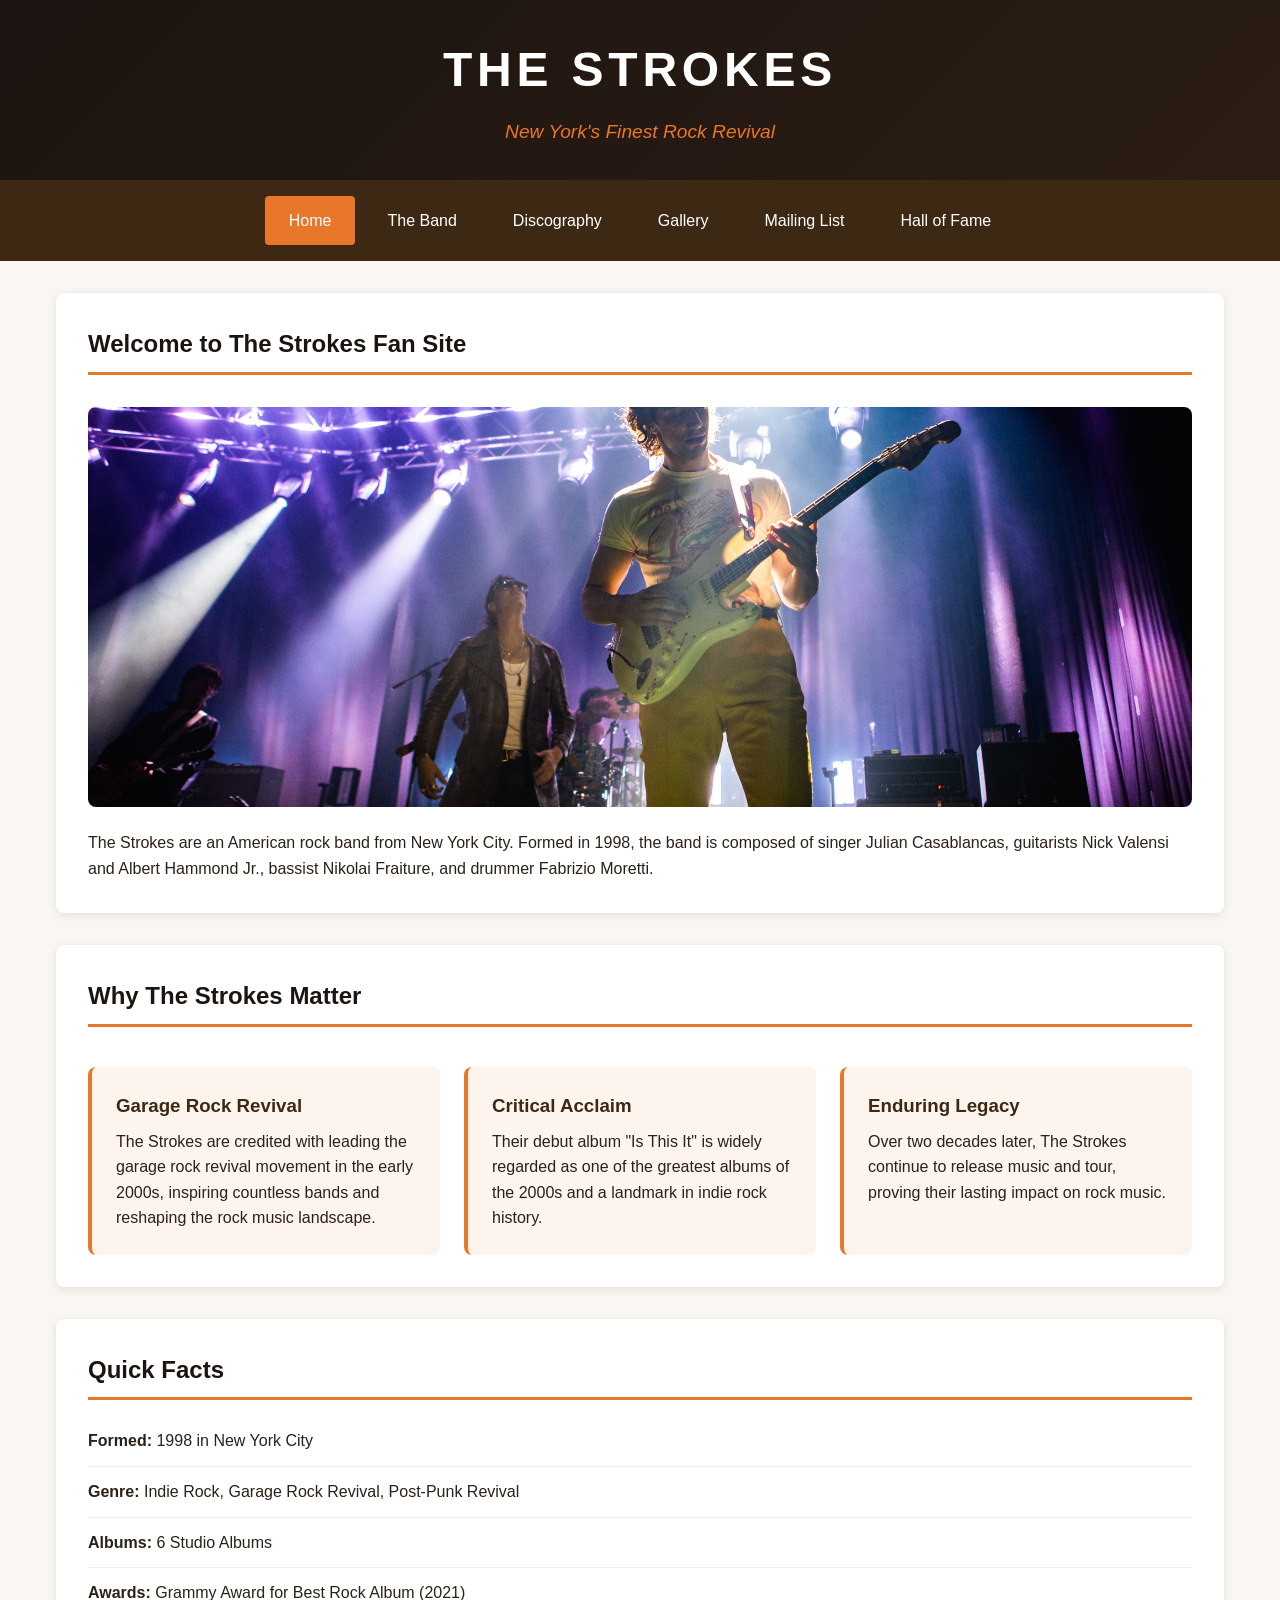
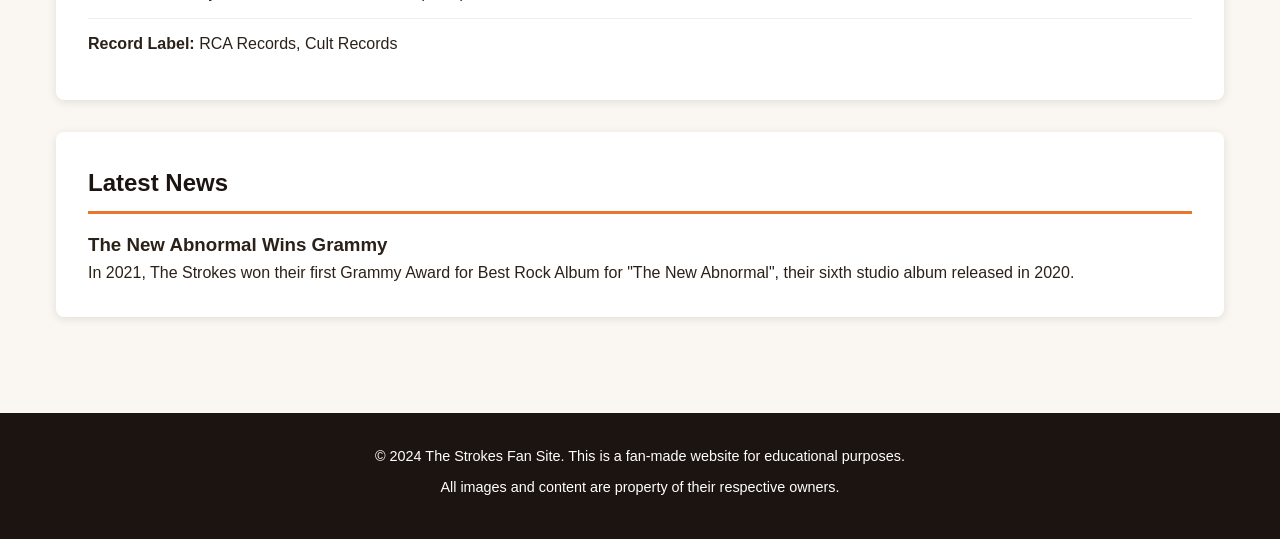
<file: index.html>
<!DOCTYPE html>
<html lang="en">
<head>
    <meta charset="UTF-8">
    <meta name="viewport" content="width=device-width, initial-scale=1.0">
    <title>The Strokes - Official Fan Site</title>
    <link rel="stylesheet" href="styles.css">
</head>
<body>
    <header>
        <h1>The Strokes</h1>
        <p class="tagline">New York's Finest Rock Revival</p>
    </header>

    <nav>
        <ul>
            <li><a href="index.html" class="active">Home</a></li>
            <li><a href="band.html">The Band</a></li>
            <li><a href="discography.html">Discography</a></li>
            <li><a href="gallery.html">Gallery</a></li>
            <li><a href="mailing-list.html">Mailing List</a></li>
            <li><a href="hall-of-fame.html">Hall of Fame</a></li>
        </ul>
    </nav>

    <main>
        <section id="hero">
            <h2>Welcome to The Strokes Fan Site</h2>
            <article>
                <img src="strokes-live.jpg" alt="The Strokes performing live on stage" class="hero-image">
                <p>The Strokes are an American rock band from New York City. Formed in 1998, the band is composed of singer Julian Casablancas, guitarists Nick Valensi and Albert Hammond Jr., bassist Nikolai Fraiture, and drummer Fabrizio Moretti.</p>
            </article>
        </section>

        <section id="highlights">
            <h2>Why The Strokes Matter</h2>
            <article class="highlight-card">
                <h3>Garage Rock Revival</h3>
                <p>The Strokes are credited with leading the garage rock revival movement in the early 2000s, inspiring countless bands and reshaping the rock music landscape.</p>
            </article>
            <article class="highlight-card">
                <h3>Critical Acclaim</h3>
                <p>Their debut album "Is This It" is widely regarded as one of the greatest albums of the 2000s and a landmark in indie rock history.</p>
            </article>
            <article class="highlight-card">
                <h3>Enduring Legacy</h3>
                <p>Over two decades later, The Strokes continue to release music and tour, proving their lasting impact on rock music.</p>
            </article>
        </section>

        <section id="quick-facts">
            <h2>Quick Facts</h2>
            <ul>
                <li><strong>Formed:</strong> 1998 in New York City</li>
                <li><strong>Genre:</strong> Indie Rock, Garage Rock Revival, Post-Punk Revival</li>
                <li><strong>Albums:</strong> 6 Studio Albums</li>
                <li><strong>Awards:</strong> Grammy Award for Best Rock Album (2021)</li>
                <li><strong>Record Label:</strong> RCA Records, Cult Records</li>
            </ul>
        </section>

        <section id="latest-news">
            <h2>Latest News</h2>
            <article>
                <h3>The New Abnormal Wins Grammy</h3>
                <p>In 2021, The Strokes won their first Grammy Award for Best Rock Album for "The New Abnormal", their sixth studio album released in 2020.</p>
            </article>
        </section>
    </main>

    <footer>
        <p>&copy; 2024 The Strokes Fan Site. This is a fan-made website for educational purposes.</p>
        <p>All images and content are property of their respective owners.</p>
    </footer>

    <script src="script.js"></script>
</body>
</html>
</file>
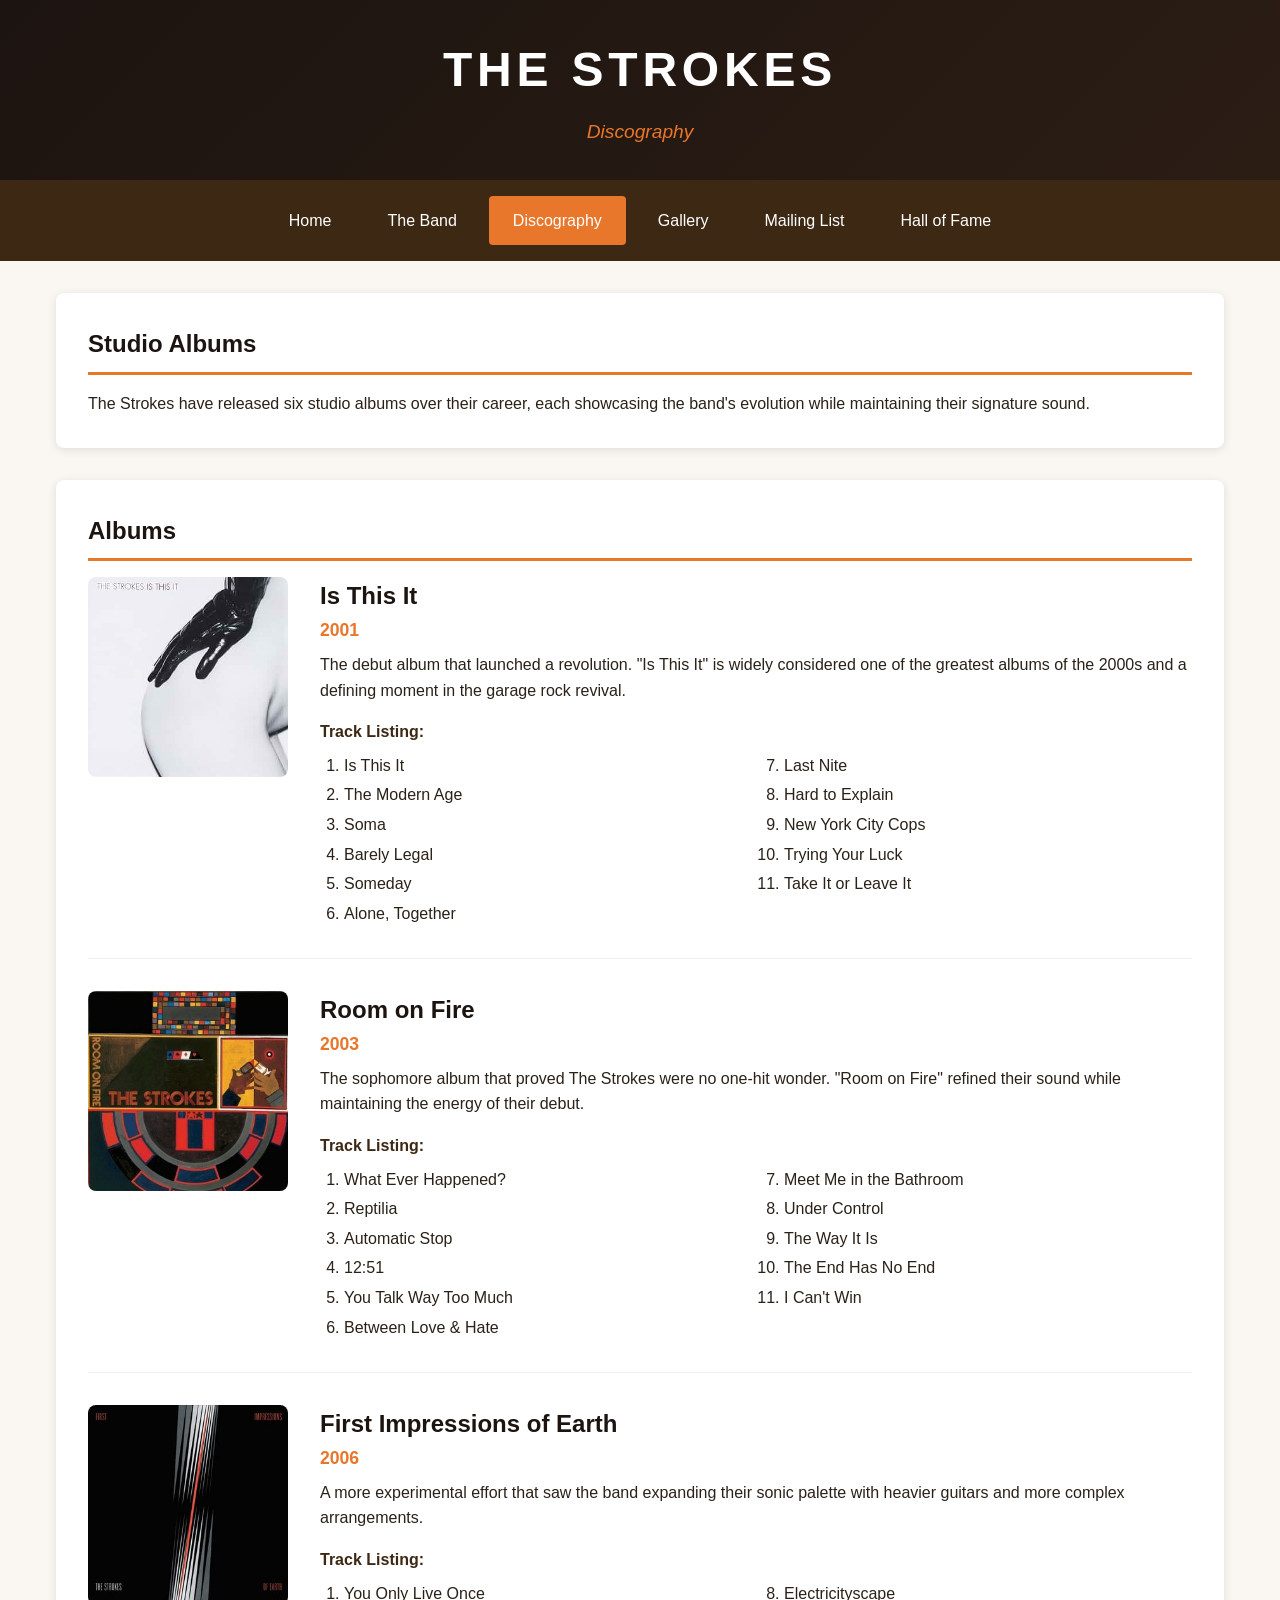
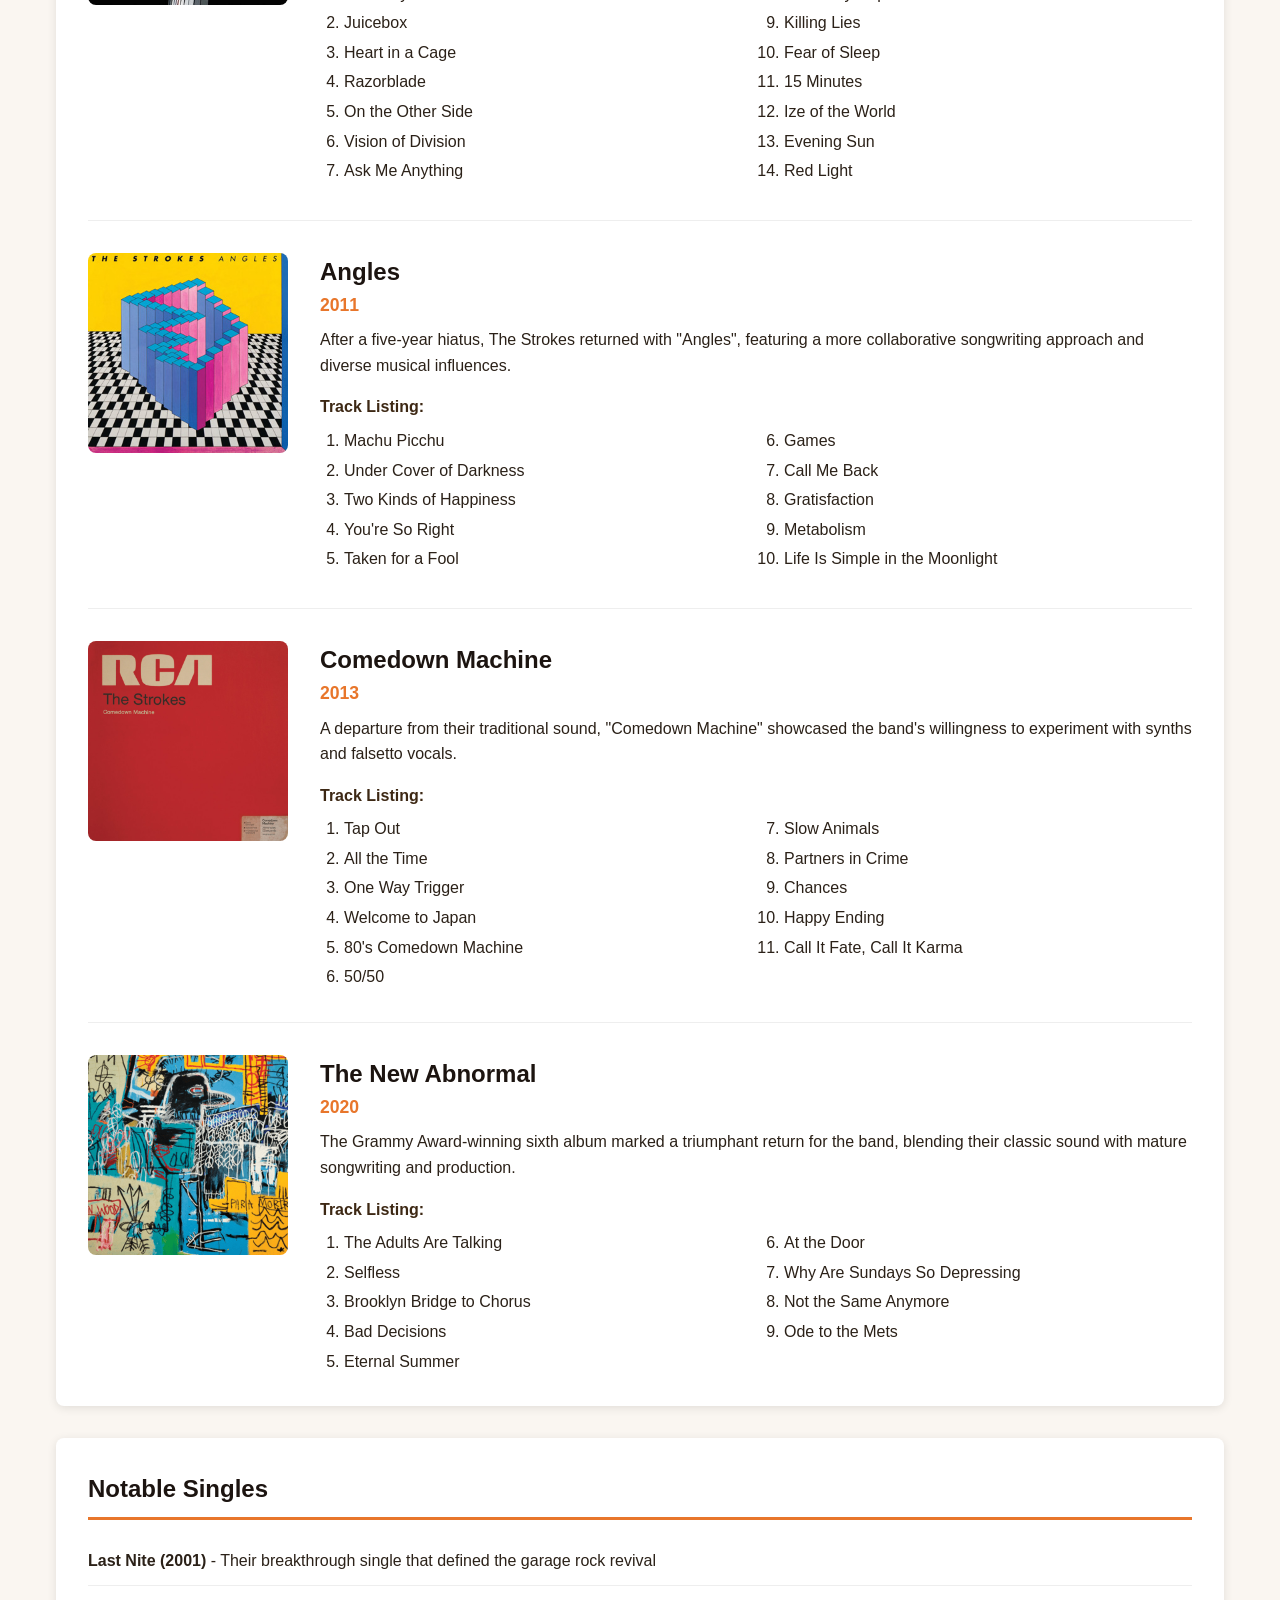
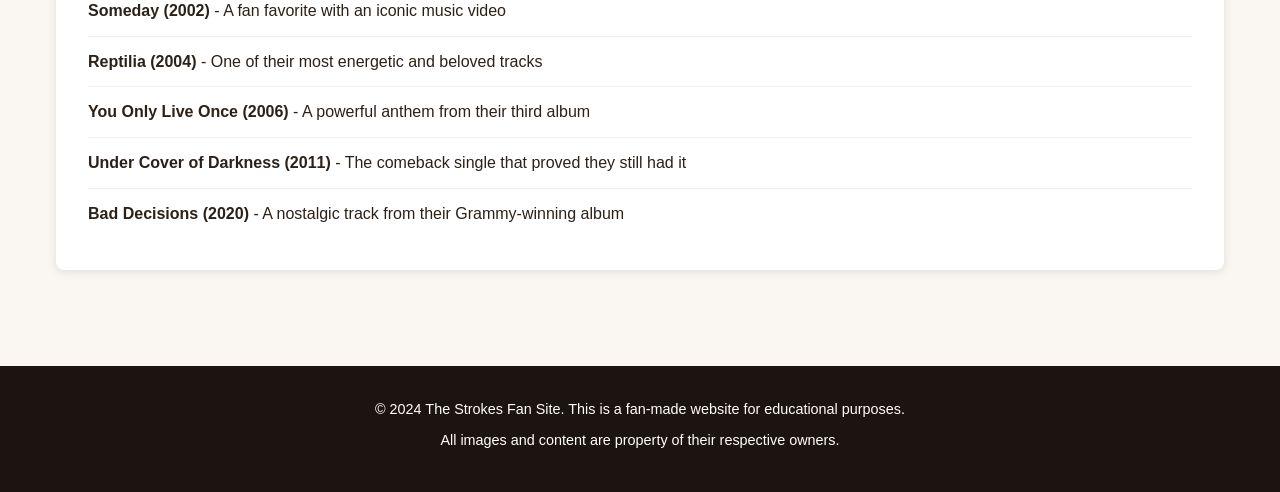
<file: discography.html>
<!DOCTYPE html>
<html lang="en">
<head>
    <meta charset="UTF-8">
    <meta name="viewport" content="width=device-width, initial-scale=1.0">
    <title>Discography - The Strokes</title>
    <link rel="stylesheet" href="styles.css">
</head>
<body>
    <header>
        <h1>The Strokes</h1>
        <p class="tagline">Discography</p>
    </header>

    <nav>
        <ul>
            <li><a href="index.html">Home</a></li>
            <li><a href="band.html">The Band</a></li>
            <li><a href="discography.html" class="active">Discography</a></li>
            <li><a href="gallery.html">Gallery</a></li>
            <li><a href="mailing-list.html">Mailing List</a></li>
            <li><a href="hall-of-fame.html">Hall of Fame</a></li>
        </ul>
    </nav>

    <main>
        <section id="albums-intro">
            <h2>Studio Albums</h2>
            <p>The Strokes have released six studio albums over their career, each showcasing the band's evolution while maintaining their signature sound.</p>
        </section>

        <section id="albums">
            <h2>Albums</h2>
            <article class="album-card">
                <img src="is-this-it.jpg" alt="Is This It album cover">
                <div class="album-info">
                    <h3>Is This It</h3>
                    <p class="year">2001</p>
                    <p>The debut album that launched a revolution. "Is This It" is widely considered one of the greatest albums of the 2000s and a defining moment in the garage rock revival.</p>
                    <h4>Track Listing:</h4>
                    <ol>
                        <li>Is This It</li>
                        <li>The Modern Age</li>
                        <li>Soma</li>
                        <li>Barely Legal</li>
                        <li>Someday</li>
                        <li>Alone, Together</li>
                        <li>Last Nite</li>
                        <li>Hard to Explain</li>
                        <li>New York City Cops</li>
                        <li>Trying Your Luck</li>
                        <li>Take It or Leave It</li>
                    </ol>
                </div>
            </article>

            <article class="album-card">
                <img src="room-on-fire.jpg" alt="Room on Fire album cover">
                <div class="album-info">
                    <h3>Room on Fire</h3>
                    <p class="year">2003</p>
                    <p>The sophomore album that proved The Strokes were no one-hit wonder. "Room on Fire" refined their sound while maintaining the energy of their debut.</p>
                    <h4>Track Listing:</h4>
                    <ol>
                        <li>What Ever Happened?</li>
                        <li>Reptilia</li>
                        <li>Automatic Stop</li>
                        <li>12:51</li>
                        <li>You Talk Way Too Much</li>
                        <li>Between Love & Hate</li>
                        <li>Meet Me in the Bathroom</li>
                        <li>Under Control</li>
                        <li>The Way It Is</li>
                        <li>The End Has No End</li>
                        <li>I Can't Win</li>
                    </ol>
                </div>
            </article>

            <article class="album-card">
                <img src="first-impressions.jpg" alt="First Impressions of Earth album cover">
                <div class="album-info">
                    <h3>First Impressions of Earth</h3>
                    <p class="year">2006</p>
                    <p>A more experimental effort that saw the band expanding their sonic palette with heavier guitars and more complex arrangements.</p>
                    <h4>Track Listing:</h4>
                    <ol>
                        <li>You Only Live Once</li>
                        <li>Juicebox</li>
                        <li>Heart in a Cage</li>
                        <li>Razorblade</li>
                        <li>On the Other Side</li>
                        <li>Vision of Division</li>
                        <li>Ask Me Anything</li>
                        <li>Electricityscape</li>
                        <li>Killing Lies</li>
                        <li>Fear of Sleep</li>
                        <li>15 Minutes</li>
                        <li>Ize of the World</li>
                        <li>Evening Sun</li>
                        <li>Red Light</li>
                    </ol>
                </div>
            </article>

            <article class="album-card">
                <img src="angles.jpg" alt="Angles album cover">
                <div class="album-info">
                    <h3>Angles</h3>
                    <p class="year">2011</p>
                    <p>After a five-year hiatus, The Strokes returned with "Angles", featuring a more collaborative songwriting approach and diverse musical influences.</p>
                    <h4>Track Listing:</h4>
                    <ol>
                        <li>Machu Picchu</li>
                        <li>Under Cover of Darkness</li>
                        <li>Two Kinds of Happiness</li>
                        <li>You're So Right</li>
                        <li>Taken for a Fool</li>
                        <li>Games</li>
                        <li>Call Me Back</li>
                        <li>Gratisfaction</li>
                        <li>Metabolism</li>
                        <li>Life Is Simple in the Moonlight</li>
                    </ol>
                </div>
            </article>

            <article class="album-card">
                <img src="comedown-machine.jpeg" alt="Comedown Machine album cover">
                <div class="album-info">
                    <h3>Comedown Machine</h3>
                    <p class="year">2013</p>
                    <p>A departure from their traditional sound, "Comedown Machine" showcased the band's willingness to experiment with synths and falsetto vocals.</p>
                    <h4>Track Listing:</h4>
                    <ol>
                        <li>Tap Out</li>
                        <li>All the Time</li>
                        <li>One Way Trigger</li>
                        <li>Welcome to Japan</li>
                        <li>80's Comedown Machine</li>
                        <li>50/50</li>
                        <li>Slow Animals</li>
                        <li>Partners in Crime</li>
                        <li>Chances</li>
                        <li>Happy Ending</li>
                        <li>Call It Fate, Call It Karma</li>
                    </ol>
                </div>
            </article>

            <article class="album-card">
                <img src="the-new-abnormal.png" alt="The New Abnormal album cover">
                <div class="album-info">
                    <h3>The New Abnormal</h3>
                    <p class="year">2020</p>
                    <p>The Grammy Award-winning sixth album marked a triumphant return for the band, blending their classic sound with mature songwriting and production.</p>
                    <h4>Track Listing:</h4>
                    <ol>
                        <li>The Adults Are Talking</li>
                        <li>Selfless</li>
                        <li>Brooklyn Bridge to Chorus</li>
                        <li>Bad Decisions</li>
                        <li>Eternal Summer</li>
                        <li>At the Door</li>
                        <li>Why Are Sundays So Depressing</li>
                        <li>Not the Same Anymore</li>
                        <li>Ode to the Mets</li>
                    </ol>
                </div>
            </article>
        </section>

        <section id="notable-singles">
            <h2>Notable Singles</h2>
            <ul class="singles-list">
                <li><strong>Last Nite (2001)</strong> - Their breakthrough single that defined the garage rock revival</li>
                <li><strong>Someday (2002)</strong> - A fan favorite with an iconic music video</li>
                <li><strong>Reptilia (2004)</strong> - One of their most energetic and beloved tracks</li>
                <li><strong>You Only Live Once (2006)</strong> - A powerful anthem from their third album</li>
                <li><strong>Under Cover of Darkness (2011)</strong> - The comeback single that proved they still had it</li>
                <li><strong>Bad Decisions (2020)</strong> - A nostalgic track from their Grammy-winning album</li>
            </ul>
        </section>
    </main>

    <footer>
        <p>&copy; 2024 The Strokes Fan Site. This is a fan-made website for educational purposes.</p>
        <p>All images and content are property of their respective owners.</p>
    </footer>

    <script src="script.js"></script>
</body>
</html>
</file>
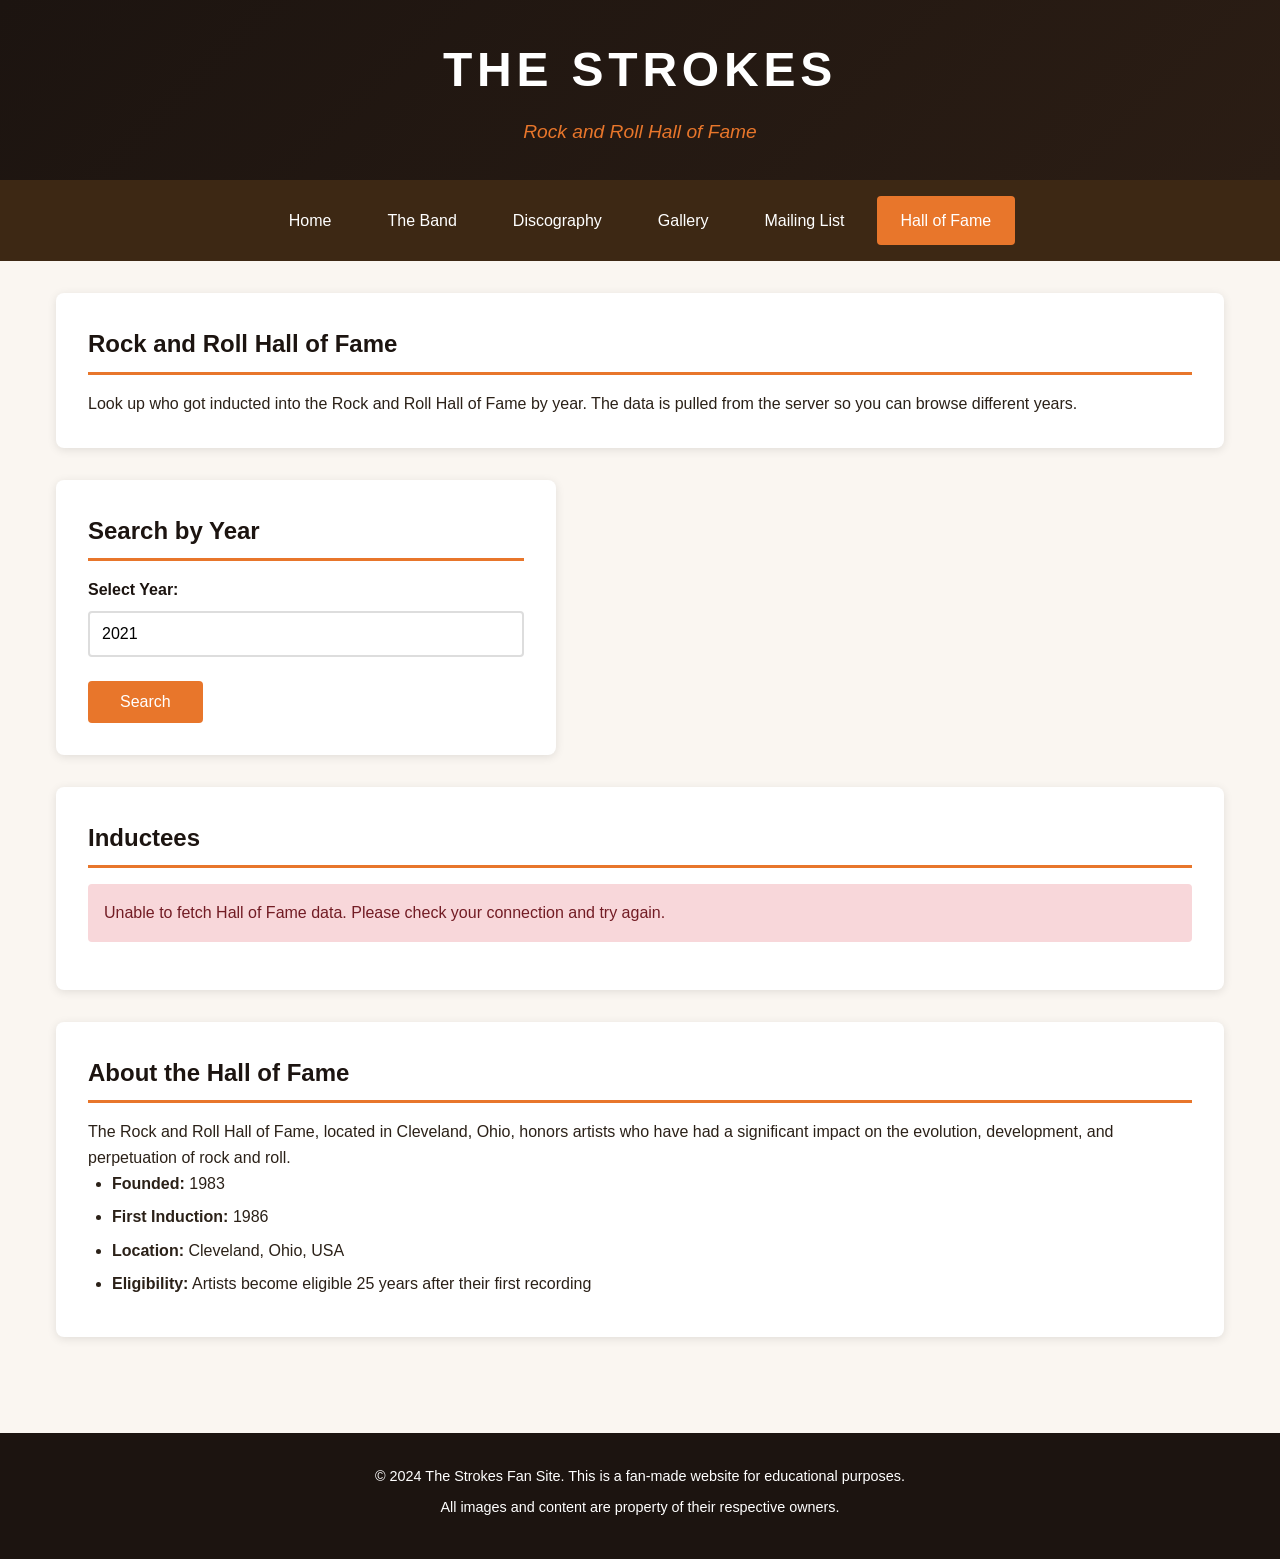
<file: hall-of-fame.html>
<!DOCTYPE html>
<html lang="en">
<head>
    <meta charset="UTF-8">
    <meta name="viewport" content="width=device-width, initial-scale=1.0">
    <title>Hall of Fame - The Strokes</title>
    <link rel="stylesheet" href="styles.css">
</head>
<body>
    <header>
        <h1>The Strokes</h1>
        <p class="tagline">Rock and Roll Hall of Fame</p>
    </header>

    <nav>
        <ul>
            <li><a href="index.html">Home</a></li>
            <li><a href="band.html">The Band</a></li>
            <li><a href="discography.html">Discography</a></li>
            <li><a href="gallery.html">Gallery</a></li>
            <li><a href="mailing-list.html">Mailing List</a></li>
            <li><a href="hall-of-fame.html" class="active">Hall of Fame</a></li>
        </ul>
    </nav>

    <main>
        <section id="hof-intro">
            <h2>Rock and Roll Hall of Fame</h2>
            <p>Look up who got inducted into the Rock and Roll Hall of Fame by year. The data is pulled from the server so you can browse different years.</p>
        </section>

        <section id="hof-search">
            <h2>Search by Year</h2>
            <form id="hofForm">
                <div class="form-group">
                    <label for="year">Select Year:</label>
                    <input type="number" id="year" name="year" min="1986" max="2024" value="2021" placeholder="Enter year (1986-2024)">
                    <span class="error-message" id="yearError"></span>
                </div>
                <button type="submit" id="hofSubmitBtn">Search</button>
            </form>
        </section>

        <section id="hof-results">
            <h2>Inductees</h2>
            <div id="hofLoading" class="loading">Loading Hall of Fame data...</div>
            <div id="hofError" class="error-display"></div>
            <div id="hofData" class="hof-grid"></div>
        </section>

        <section id="hof-info">
            <h2>About the Hall of Fame</h2>
            <p>The Rock and Roll Hall of Fame, located in Cleveland, Ohio, honors artists who have had a significant impact on the evolution, development, and perpetuation of rock and roll.</p>
            <ul>
                <li><strong>Founded:</strong> 1983</li>
                <li><strong>First Induction:</strong> 1986</li>
                <li><strong>Location:</strong> Cleveland, Ohio, USA</li>
                <li><strong>Eligibility:</strong> Artists become eligible 25 years after their first recording</li>
            </ul>
        </section>
    </main>

    <footer>
        <p>&copy; 2024 The Strokes Fan Site. This is a fan-made website for educational purposes.</p>
        <p>All images and content are property of their respective owners.</p>
    </footer>

    <script src="script.js"></script>
</body>
</html>
</file>
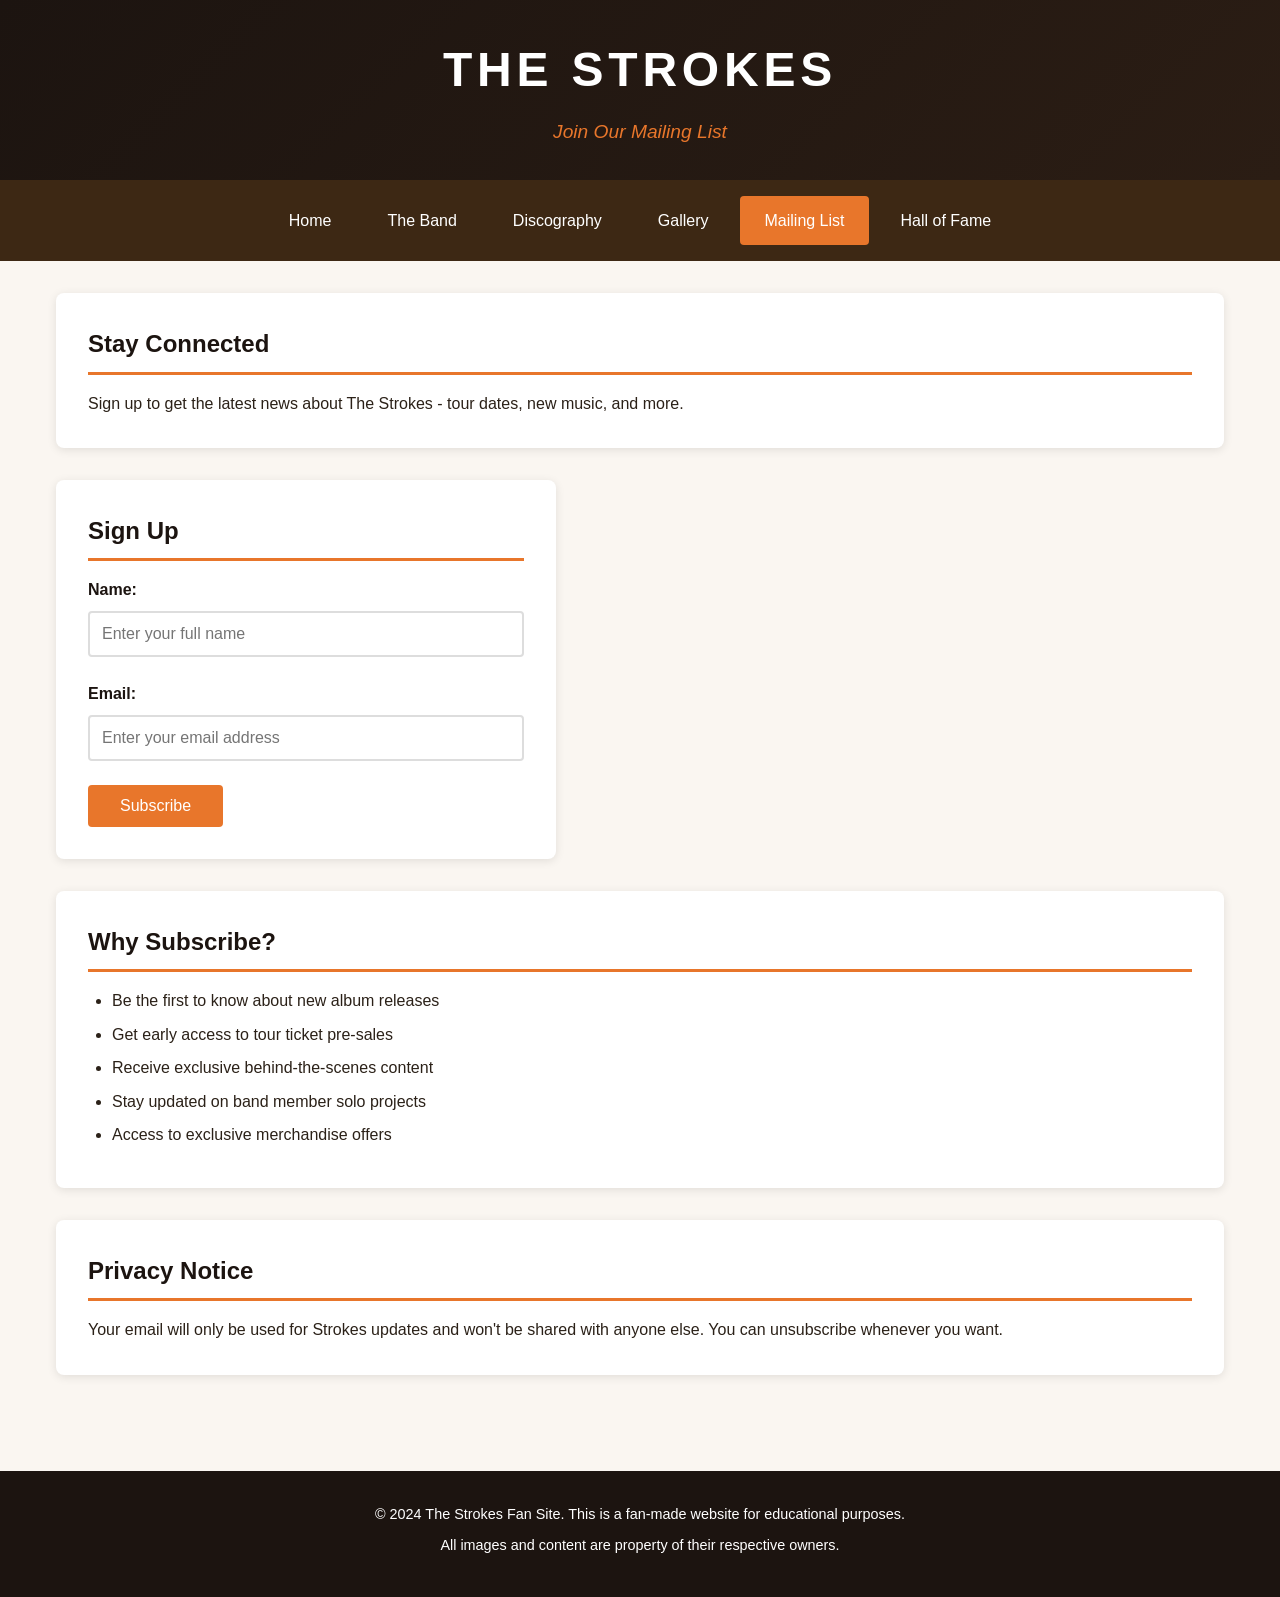
<file: mailing-list.html>
<!DOCTYPE html>
<html lang="en">
<head>
    <meta charset="UTF-8">
    <meta name="viewport" content="width=device-width, initial-scale=1.0">
    <title>Mailing List - The Strokes</title>
    <link rel="stylesheet" href="styles.css">
</head>
<body>
    <header>
        <h1>The Strokes</h1>
        <p class="tagline">Join Our Mailing List</p>
    </header>

    <nav>
        <ul>
            <li><a href="index.html">Home</a></li>
            <li><a href="band.html">The Band</a></li>
            <li><a href="discography.html">Discography</a></li>
            <li><a href="gallery.html">Gallery</a></li>
            <li><a href="mailing-list.html" class="active">Mailing List</a></li>
            <li><a href="hall-of-fame.html">Hall of Fame</a></li>
        </ul>
    </nav>

    <main>
        <section id="mailing-intro">
            <h2>Stay Connected</h2>
            <p>Sign up to get the latest news about The Strokes - tour dates, new music, and more.</p>
        </section>

        <section id="signup-form">
            <h2>Sign Up</h2>
            <form id="mailingListForm" novalidate>
                <div class="form-group">
                    <label for="name">Name:</label>
                    <input type="text" id="name" name="name" placeholder="Enter your full name" required>
                    <span class="error-message" id="nameError"></span>
                </div>

                <div class="form-group">
                    <label for="email">Email:</label>
                    <input type="email" id="email" name="email" placeholder="Enter your email address" required>
                    <span class="error-message" id="emailError"></span>
                </div>

                <button type="submit" id="submitBtn">Subscribe</button>
            </form>

            <div id="formMessage" class="form-message"></div>
        </section>

        <section id="benefits">
            <h2>Why Subscribe?</h2>
            <ul>
                <li>Be the first to know about new album releases</li>
                <li>Get early access to tour ticket pre-sales</li>
                <li>Receive exclusive behind-the-scenes content</li>
                <li>Stay updated on band member solo projects</li>
                <li>Access to exclusive merchandise offers</li>
            </ul>
        </section>

        <section id="privacy">
            <h2>Privacy Notice</h2>
            <p>Your email will only be used for Strokes updates and won't be shared with anyone else. You can unsubscribe whenever you want.</p>
        </section>
    </main>

    <footer>
        <p>&copy; 2024 The Strokes Fan Site. This is a fan-made website for educational purposes.</p>
        <p>All images and content are property of their respective owners.</p>
    </footer>

    <script src="script.js"></script>
</body>
</html>
</file>
<file: styles.css>
* {
    margin: 0;
    padding: 0;
    box-sizing: border-box;
}

body {
    font-family: 'Segoe UI', Tahoma, Geneva, Verdana, sans-serif;
    line-height: 1.6;
    color: #2b2118;
    background-color: #faf6f1;
}

header {
    background: linear-gradient(135deg, #1c1410 0%, #2b1d14 100%);
    color: #fff;
    text-align: center;
    padding: 2rem 1rem;
}

header h1 {
    font-size: 3rem;
    letter-spacing: 0.3rem;
    text-transform: uppercase;
    margin-bottom: 0.5rem;
}

header .tagline {
    font-size: 1.2rem;
    color: #e8762b;
    font-style: italic;
}

nav {
    background-color: #3d2814;
    padding: 1rem;
    position: sticky;
    top: 0;
    z-index: 1000;
}

nav ul {
    list-style: none;
    display: flex;
    justify-content: center;
    flex-wrap: wrap;
    gap: 0.5rem;
}
nav ul li a {
    color: #fff;
    text-decoration: none;
    padding: 0.75rem 1.5rem;
    display: block;
    transition: background-color 0.3s ease, color 0.3s ease;
    border-radius: 4px;
}

nav ul li a:hover,
nav ul li a.active {
    background-color: #e8762b;
    color: #fff;
}
main {
    max-width: 1200px;
    margin: 0 auto;
    padding: 2rem 1rem;
}

section {
    background: #fff;
    margin-bottom: 2rem;
    padding: 2rem;
    border-radius: 8px;
    box-shadow: 0 2px 10px rgba(0, 0, 0, 0.1);
}
section h2 {
    color: #1c1410;
    margin-bottom: 1rem;
    padding-bottom: 0.5rem;
    border-bottom: 3px solid #e8762b;
}

#hero .hero-image {
    width: 100%;
    max-height: 400px;
    object-fit: cover;
    border-radius: 8px;
    margin: 1rem 0;
}

#highlights {
    display: grid;
    grid-template-columns: repeat(auto-fit, minmax(280px, 1fr));
    gap: 1.5rem;
}

#highlights h2 {
    grid-column: 1 / -1;
}

.highlight-card {
    background: #fdf5ed;
    padding: 1.5rem;
    border-radius: 8px;
    border-left: 4px solid #e8762b;
}





.highlight-card h3 {
    color: #3d2814;
    margin-bottom: 0.5rem;
}

#quick-facts ul {
    list-style: none;
}


#quick-facts ul li {
    padding: 0.75rem 0;
    border-bottom: 1px solid #eee;
}
#quick-facts ul li:last-child {
    border-bottom: none;
}

#members {
    display: grid;
    grid-template-columns: repeat(auto-fit, minmax(300px, 1fr));
    gap: 2rem;
}

#members h2 {
    grid-column: 1 / -1;
}

.member-card {
    background: #fdf5ed;
    padding: 1.5rem;
    border-radius: 8px;
    text-align: center;
}

.member-card img {
    width: 200px;
    height: 200px;
    object-fit: cover;
    border-radius: 50%;
    margin-bottom: 1rem;
    border: 4px solid #e8762b;
}

.member-card h3 {
    color: #1c1410;
    margin-bottom: 0.25rem;
}

.member-card .role {
    color: #e8762b;
    font-weight: bold;
    margin-bottom: 1rem;
}

.member-card ul {
    text-align: left;
    margin-top: 1rem;
    padding-left: 1.5rem;
}

.member-card ul li {
    margin-bottom: 0.5rem;
}
.album-card {
    display: flex;
    gap: 2rem;
    margin-bottom: 2rem;
    padding-bottom: 2rem;
    border-bottom: 1px solid #eee;
}

.album-card:last-child {
    border-bottom: none;
    margin-bottom: 0;
    padding-bottom: 0;
}

.album-card img {
    width: 200px;
    height: 200px;
    object-fit: cover;
    border-radius: 8px;
    flex-shrink: 0;
}

.album-info h3 {
    color: #1c1410;
    font-size: 1.5rem;
}

.album-info .year {
    color: #e8762b;
    font-weight: bold;
    font-size: 1.1rem;
    margin-bottom: 0.5rem;
}

.album-info h4 {
    margin-top: 1rem;
    margin-bottom: 0.5rem;
    color: #3d2814;
}

.album-info ol {
    padding-left: 1.5rem;
    columns: 2;
    column-gap: 2rem;
}

.album-info ol li {
    margin-bottom: 0.25rem;
}
.singles-list {
    list-style: none;
}

.singles-list li {
    padding: 0.75rem 0;
    border-bottom: 1px solid #eee;
}

.singles-list li:last-child {
    border-bottom: none;
}




#gallery-grid {
    display: grid;
    grid-template-columns: repeat(auto-fit, minmax(280px, 1fr));
    gap: 1.5rem;
}

#gallery-grid h2 {
    grid-column: 1 / -1;
}

.gallery-item {
    background: #fdf5ed;
    border-radius: 8px;
    overflow: hidden;
}

.gallery-item img {
    width: 100%;
    height: 250px;
    object-fit: cover;
    transition: transform 0.3s ease;
}

.gallery-item:hover img {
    transform: scale(1.05);
}

.gallery-item p {
    padding: 1rem;
    text-align: center;
    font-weight: 500;
}
#signup-form,
#hof-search {
    max-width: 500px;
}

.form-group {
    margin-bottom: 1.5rem;
}

.form-group label {
    display: block;
    margin-bottom: 0.5rem;
    font-weight: bold;
    color: #1c1410;
}

.form-group input {
    width: 100%;
    padding: 0.75rem;
    border: 2px solid #ddd;
    border-radius: 4px;
    font-size: 1rem;
    transition: border-color 0.3s ease;
}

.form-group input:focus {
    outline: none;
    border-color: #e8762b;
}

.form-group input.error {
    border-color: #dc3545;
}

.error-message {
    color: #dc3545;
    font-size: 0.875rem;
    margin-top: 0.25rem;
    display: block;
}

button[type="submit"] {
    background-color: #e8762b;
    color: #fff;
    border: none;
    padding: 0.75rem 2rem;
    font-size: 1rem;
    border-radius: 4px;
    cursor: pointer;
    transition: background-color 0.3s ease;
}

button[type="submit"]:hover {
    background-color: #c9611f;
}

button[type="submit"]:disabled {
    background-color: #ccc;
    cursor: not-allowed;
}
.form-message {
    margin-top: 1.5rem;
    padding: 1rem;
    border-radius: 4px;
    display: none;
}

.form-message.success {
    display: block;
    background-color: #d4edda;
    color: #155724;
    border: 1px solid #c3e6cb;
}

.form-message.error {
    display: block;
    background-color: #f8d7da;
    color: #721c24;
    border: 1px solid #f5c6cb;
}
.loading {
    text-align: center;
    padding: 2rem;
    color: #666;
    font-style: italic;
}

.error-display {
    background-color: #f8d7da;
    color: #721c24;
    padding: 1rem;
    border-radius: 4px;
    margin-bottom: 1rem;
    display: none;
}

.error-display.show {
    display: block;
}

.hof-grid {
    display: grid;
    grid-template-columns: repeat(auto-fit, minmax(280px, 1fr));
    gap: 1.5rem;
}

.hof-card {
    background: #fdf5ed;
    border-radius: 8px;
    overflow: hidden;
    transition: transform 0.3s ease, box-shadow 0.3s ease;
}

.hof-card:hover {
    transform: translateY(-5px);
    box-shadow: 0 5px 20px rgba(0, 0, 0, 0.15);
}

.hof-card img {
    width: 100%;
    height: 200px;
    object-fit: cover;
}

.hof-card-content {
    padding: 1rem;
}

.hof-card h3 {
    color: #1c1410;
    margin-bottom: 0.5rem;
}

.hof-card .category {
    color: #e8762b;
    font-weight: bold;
    font-size: 0.875rem;
    margin-bottom: 0.5rem;
}

.hof-card p {
    font-size: 0.9rem;
    color: #666;
}


footer {
    background-color: #1c1410;
    color: #fff;
    text-align: center;
    padding: 2rem 1rem;
    margin-top: 2rem;
}

footer p {
    margin-bottom: 0.5rem;
    font-size: 0.9rem;
}
#benefits ul,
#privacy ul,
#hof-info ul,
#album-art ul {
    padding-left: 1.5rem;
}

#benefits ul li,
#privacy ul li,
#hof-info ul li,
#album-art ul li {
    margin-bottom: 0.5rem;
}

/* Band History */
#band-history article {
    margin-bottom: 1.5rem;
}

#band-history article:last-child {
    margin-bottom: 0;
}

#band-history h3 {
    color: #3d2814;
    margin-bottom: 0.5rem;
}
@media screen and (max-width: 768px) {
    header h1 {
        font-size: 2rem;
        letter-spacing: 0.2rem;
    }

    header .tagline {
        font-size: 1rem;
    }

    nav ul {
        flex-direction: column;
        align-items: center;
    }

    nav ul li {
        width: 100%;
        text-align: center;
    }

    nav ul li a {
        padding: 0.5rem 1rem;
    }

    section {
        padding: 1.5rem;
    }

    .album-card {
        flex-direction: column;
        align-items: center;
        text-align: center;
    }

    .album-card img {
        width: 150px;
        height: 150px;
    }

    .album-info ol {
        columns: 1;
        text-align: left;
    }

    .member-card img {
        width: 150px;
        height: 150px;
    }

    #highlights {
        grid-template-columns: 1fr;
    }

    #members {
        grid-template-columns: 1fr;
    }

    #gallery-grid {
        grid-template-columns: 1fr;
    }

    .hof-grid {
        grid-template-columns: 1fr;
    }
}

/* mobile css */
@media screen and (max-width: 480px) {
    header {
        padding: 1.5rem 0.5rem;
    }

    header h1 {
        font-size: 1.5rem;
        letter-spacing: 0.1rem;
    }

    header .tagline {
        font-size: 0.9rem;
    }

    main {
        padding: 1rem 0.5rem;
    }

    section {
        padding: 1rem;
        margin-bottom: 1rem;
    }

    section h2 {
        font-size: 1.25rem;
    }

    .album-card img {
        width: 120px;
        height: 120px;
    }

    .member-card img {
        width: 120px;
        height: 120px;
    }

    .gallery-item img {
        height: 200px;
    }

    button[type="submit"] {
        width: 100%;
    }

    footer {
        padding: 1.5rem 0.5rem;
    }

    footer p {
        font-size: 0.8rem;
    }
}

 /* pc resizing*/
@media screen and (min-width: 1400px) {
    main {
        max-width: 1400px;
    }

    #highlights {
        grid-template-columns: repeat(3, 1fr);
    }

    #members {
        grid-template-columns: repeat(3, 1fr);
    }

    #gallery-grid {
        grid-template-columns: repeat(3, 1fr);
    }

    .hof-grid {
        grid-template-columns: repeat(4, 1fr);
    }
}

@media print {
    nav {
        display: none;
    }

    header {
        background: #fff;
        color: #000;
    }

    header .tagline {
        color: #666;
    }

    section {
        box-shadow: none;
        border: 1px solid #ddd;
    }

    footer {
        background: #fff;
        color: #000;
    }
}

@media (prefers-reduced-motion: reduce) {
    * {
        transition: none !important;
        animation: none !important;
    }

    .gallery-item:hover img {
        transform: none;
    }

    .hof-card:hover {
        transform: none;
    }
}
</file>
